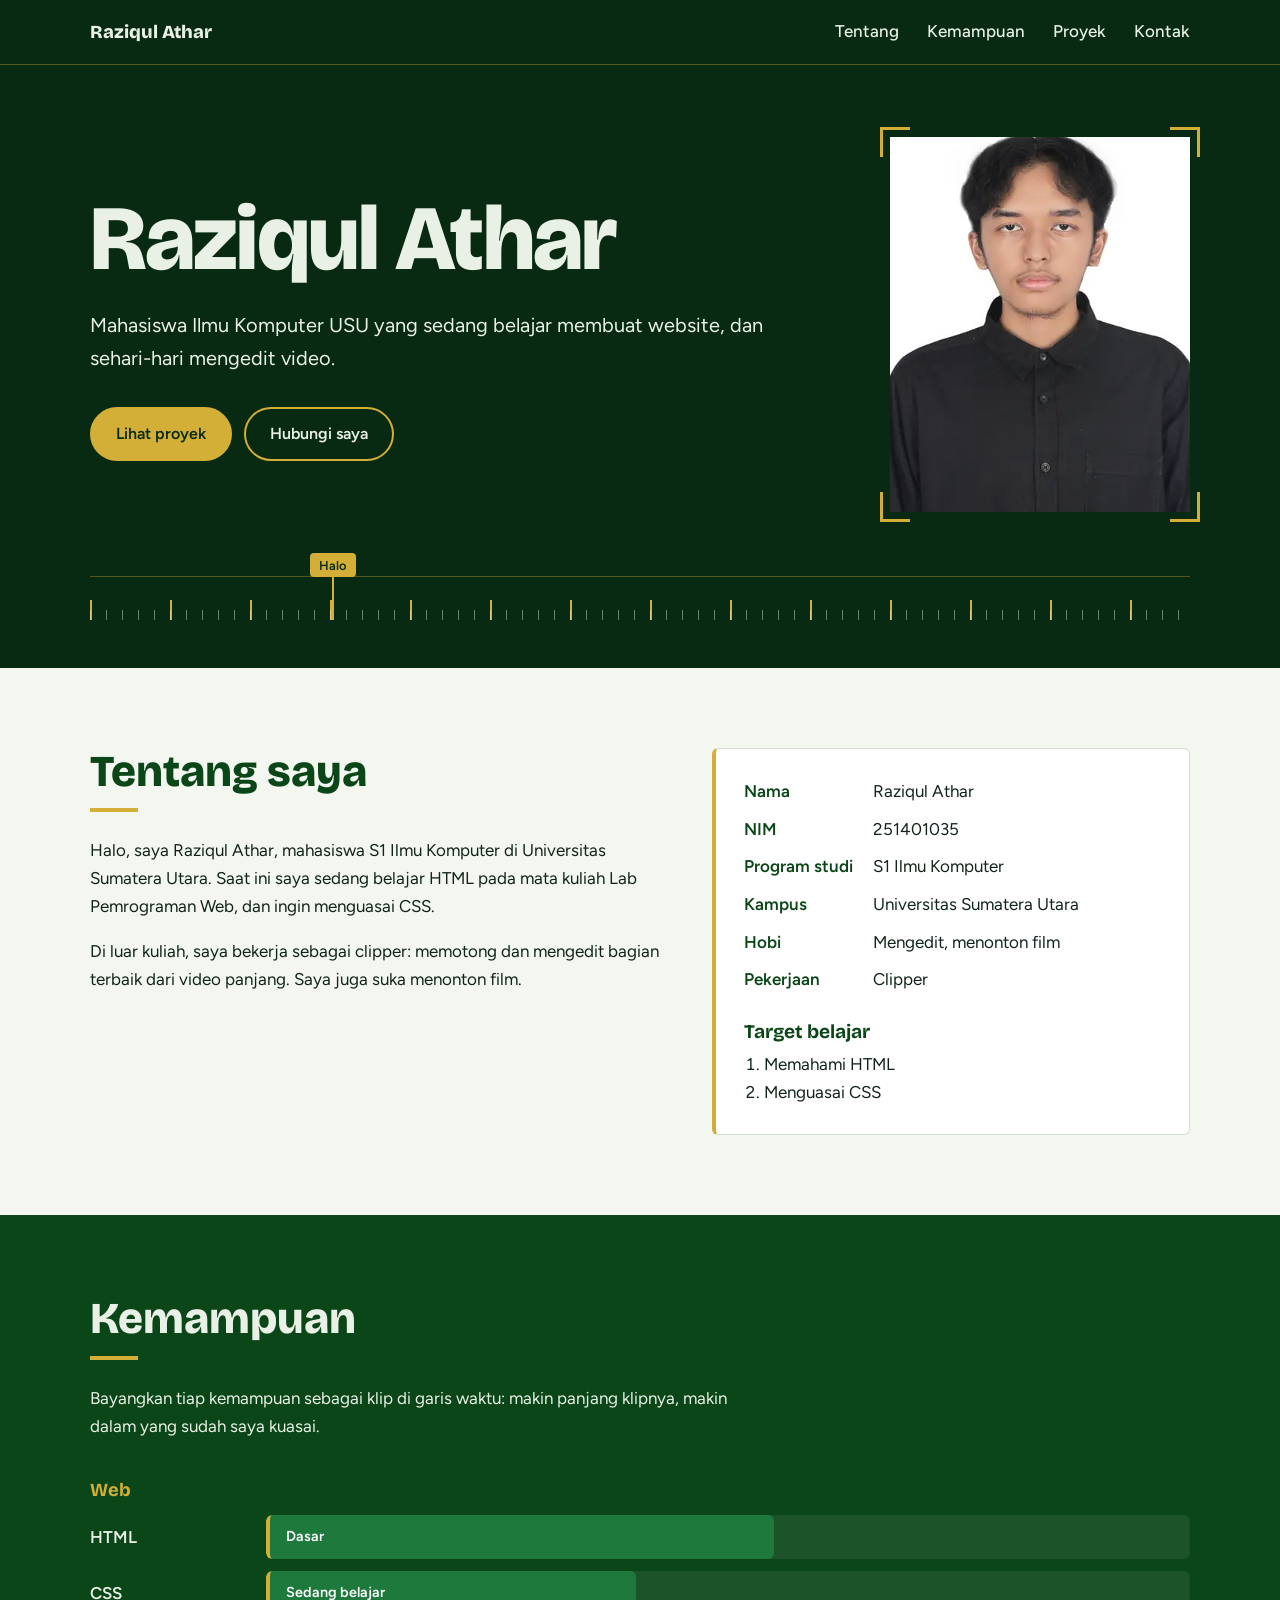
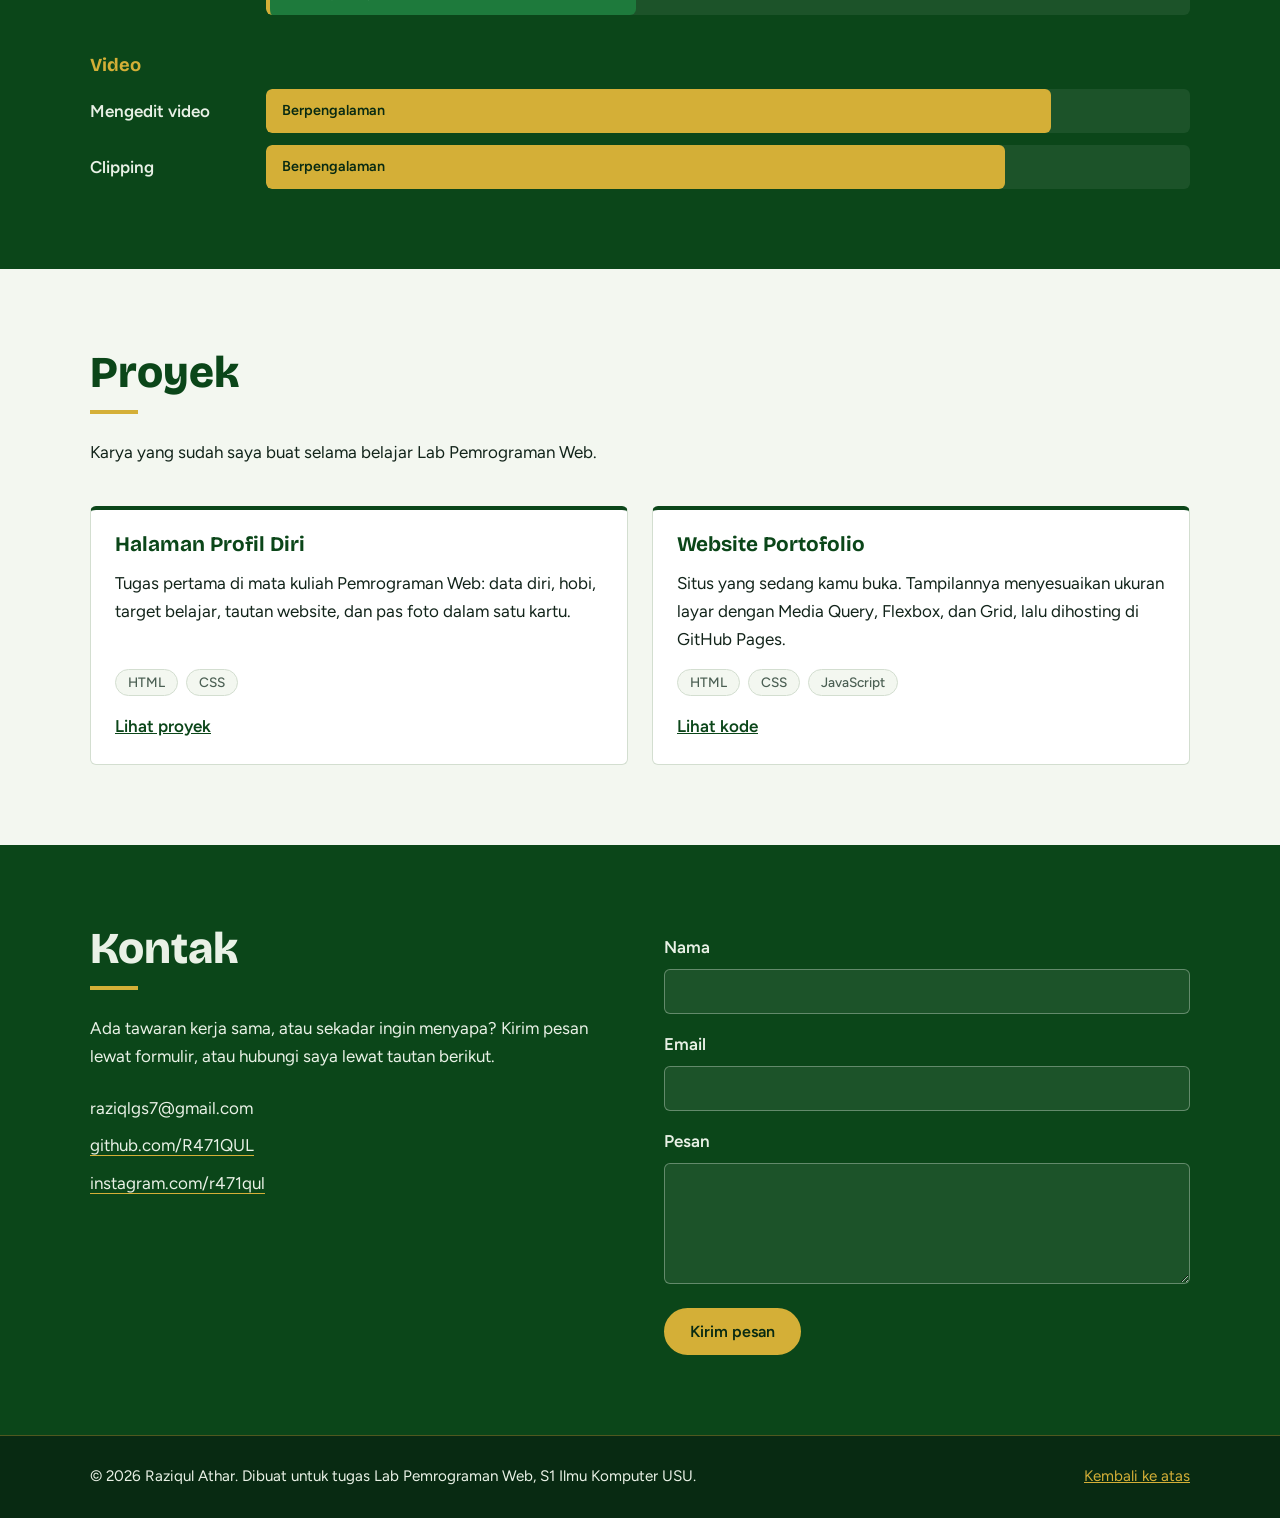
<file: index.html>
<!DOCTYPE html>
<html lang="id">
<head>
  <meta charset="UTF-8">
  <meta name="viewport" content="width=device-width, initial-scale=1.0">
  <title>Raziqul Athar | Portofolio</title>
  <meta name="description" content="Portofolio Raziqul Athar, mahasiswa S1 Ilmu Komputer Universitas Sumatera Utara.">

  <link rel="preconnect" href="https://fonts.googleapis.com">
  <link rel="preconnect" href="https://fonts.gstatic.com" crossorigin>
  <link href="https://fonts.googleapis.com/css2?family=Bricolage+Grotesque:opsz,wght@12..96,600;12..96,800&family=Figtree:wght@400;500;600&display=swap" rel="stylesheet">
  <link rel="stylesheet" href="style.css">
</head>
<body>
  <a class="skip-link" href="#tentang">Langsung ke konten</a>

  <!-- ========== NAVIGASI ========== -->
  <header class="site-header">
    <nav class="nav container" aria-label="Navigasi utama">
      <a class="brand" href="#beranda">Raziqul Athar</a>

      <!-- Menu ponsel tanpa JavaScript: checkbox tersembunyi + label -->
      <input class="nav-check" type="checkbox" id="nav-check" aria-label="Buka menu navigasi">
      <label class="nav-toggle" for="nav-check">Menu</label>

      <ul class="nav-links" id="menu">
        <li><a href="#tentang">Tentang</a></li>
        <li><a href="#kemampuan">Kemampuan</a></li>
        <li><a href="#proyek">Proyek</a></li>
        <li><a href="#kontak">Kontak</a></li>
      </ul>
    </nav>
  </header>

  <main>
    <!-- ========== HERO ========== -->
    <section class="hero" id="beranda">
      <div class="container hero-grid">
        <div class="hero-text">
          <h1>Raziqul Athar</h1>
          <p class="lead">Mahasiswa Ilmu Komputer USU yang sedang belajar membuat website, dan sehari-hari mengedit video.</p>
          <div class="hero-actions">
            <a class="btn btn-gold" href="#proyek">Lihat proyek</a>
            <a class="btn btn-ghost" href="#kontak">Hubungi saya</a>
          </div>
        </div>

        <!-- Bingkai foto ala viewfinder kamera.
             Simpan pas foto kamu dengan nama foto.jpg di folder yang sama. -->
        <figure class="frame">
          <div class="frame-inner">
            <img src="foto.jpg" alt="Pas foto Raziqul Athar" onerror="this.remove()">
          </div>
          <span class="corner corner-tl"></span>
          <span class="corner corner-tr"></span>
          <span class="corner corner-bl"></span>
          <span class="corner corner-br"></span>
        </figure>
      </div>

      <!-- Garis waktu (timeline) dekoratif, terinspirasi dari aplikasi edit video -->
      <div class="container">
        <div class="timeline" aria-hidden="true">
          <div class="playhead"><span class="playhead-flag">Halo</span></div>
        </div>
      </div>
    </section>

    <!-- ========== TENTANG SAYA ========== -->
    <section class="section section-light" id="tentang">
      <div class="container about-grid">
        <div class="about-text">
          <h2>Tentang saya</h2>
          <p>Halo, saya Raziqul Athar, mahasiswa S1 Ilmu Komputer di Universitas Sumatera Utara. Saat ini saya sedang belajar HTML pada mata kuliah Lab Pemrograman Web, dan ingin menguasai CSS.</p>
          <p>Di luar kuliah, saya bekerja sebagai clipper: memotong dan mengedit bagian terbaik dari video panjang. Saya juga suka menonton film.</p>
        </div>

        <aside class="panel">
          <dl class="facts">
            <dt>Nama</dt>
            <dd>Raziqul Athar</dd>
            <dt>NIM</dt>
            <dd>251401035</dd>
            <dt>Program studi</dt>
            <dd>S1 Ilmu Komputer</dd>
            <dt>Kampus</dt>
            <dd>Universitas Sumatera Utara</dd>
            <dt>Hobi</dt>
            <dd>Mengedit, menonton film</dd>
            <dt>Pekerjaan</dt>
            <dd>Clipper</dd>
          </dl>

          <h3>Target belajar</h3>
          <ol class="goals">
            <li>Memahami HTML</li>
            <li>Menguasai CSS</li>
          </ol>
        </aside>
      </div>
    </section>

    <!-- ========== KEMAMPUAN ========== -->
    <section class="section section-dark" id="kemampuan">
      <div class="container">
        <h2>Kemampuan</h2>
        <p class="section-intro">Bayangkan tiap kemampuan sebagai klip di garis waktu: makin panjang klipnya, makin dalam yang sudah saya kuasai.</p>

        <div class="tracks">
          <div class="track-group">
            <h3>Web</h3>
            <ul class="skill-list">
              <li class="skill-row">
                <span class="skill-name">HTML</span>
                <div class="lane"><div class="clip clip-web" style="--len: 55%">Dasar</div></div>
              </li>
              <li class="skill-row">
                <span class="skill-name">CSS</span>
                <div class="lane"><div class="clip clip-web" style="--len: 40%">Sedang belajar</div></div>
              </li>
            </ul>
          </div>

          <div class="track-group">
            <h3>Video</h3>
            <ul class="skill-list">
              <li class="skill-row">
                <span class="skill-name">Mengedit video</span>
                <div class="lane"><div class="clip clip-video" style="--len: 85%">Berpengalaman</div></div>
              </li>
              <li class="skill-row">
                <span class="skill-name">Clipping</span>
                <div class="lane"><div class="clip clip-video" style="--len: 80%">Berpengalaman</div></div>
              </li>
            </ul>
          </div>
        </div>
      </div>
    </section>

    <!-- ========== PROYEK ========== -->
    <section class="section section-light" id="proyek">
      <div class="container">
        <h2>Proyek</h2>
        <p class="section-intro">Karya yang sudah saya buat selama belajar Lab Pemrograman Web.</p>

        <div class="project-grid">
          <article class="project">
            <h3>Halaman Profil Diri</h3>
            <p>Tugas pertama di mata kuliah Pemrograman Web: data diri, hobi, target belajar, tautan website, dan pas foto dalam satu kartu.</p>
            <ul class="tags">
              <li>HTML</li>
              <li>CSS</li>
            </ul>
            <!-- Ganti href="#" dengan link repository / halaman proyekmu -->
            <a class="project-link" href="https://github.com/R471QUL/Lab-Pemrograman-Web.git">Lihat proyek</a>
          </article>

          <article class="project">
            <h3>Website Portofolio</h3>
            <p>Situs yang sedang kamu buka. Tampilannya menyesuaikan ukuran layar dengan Media Query, Flexbox, dan Grid, lalu dihosting di GitHub Pages.</p>
            <ul class="tags">
              <li>HTML</li>
              <li>CSS</li>
              <li>JavaScript</li>
            </ul>
            <a class="project-link" href="https://github.com/R471QUL/Portofolio.git">Lihat kode</a>
          </article>
        </div>
      </div>
    </section>

    <!-- ========== KONTAK ========== -->
    <section class="section section-dark" id="kontak">
      <div class="container contact-grid">
        <div class="contact-info">
          <h2>Kontak</h2>
          <p>Ada tawaran kerja sama, atau sekadar ingin menyapa? Kirim pesan lewat formulir, atau hubungi saya lewat tautan berikut.</p>

          <!-- Ganti dengan email dan akun milikmu -->
          <ul class="contact-links">
            <li><a>raziqlgs7@gmail.com</a></li>
            <li><a href="https://github.com/R471QUL" target="_blank" rel="noopener">github.com/R471QUL</a></li>
            <li><a href="https://instagram.com/r471qul" target="_blank" rel="noopener">instagram.com/r471qul</a></li>
          </ul>
        </div>

        <!-- Formulir ini membuka aplikasi email (mailto). Ganti alamat tujuannya. -->
        <form class="contact-form" action="mailto:raziqlgs7@gmail.com" method="post" enctype="text/plain">
          <label for="nama">Nama</label>
          <input type="text" id="nama" name="nama" required autocomplete="name">

          <label for="email">Email</label>
          <input type="email" id="email" name="email" required autocomplete="email">

          <label for="pesan">Pesan</label>
          <textarea id="pesan" name="pesan" rows="5" required></textarea>

          <button class="btn btn-gold" type="submit">Kirim pesan</button>
        </form>
      </div>
    </section>
  </main>

  <!-- ========== FOOTER ========== -->
  <footer class="site-footer">
    <div class="container footer-inner">
      <p>&copy; 2026 Raziqul Athar. Dibuat untuk tugas Lab Pemrograman Web, S1 Ilmu Komputer USU.</p>
      <a href="#beranda">Kembali ke atas</a>
    </div>
  </footer>

</body>
</html>
</file>
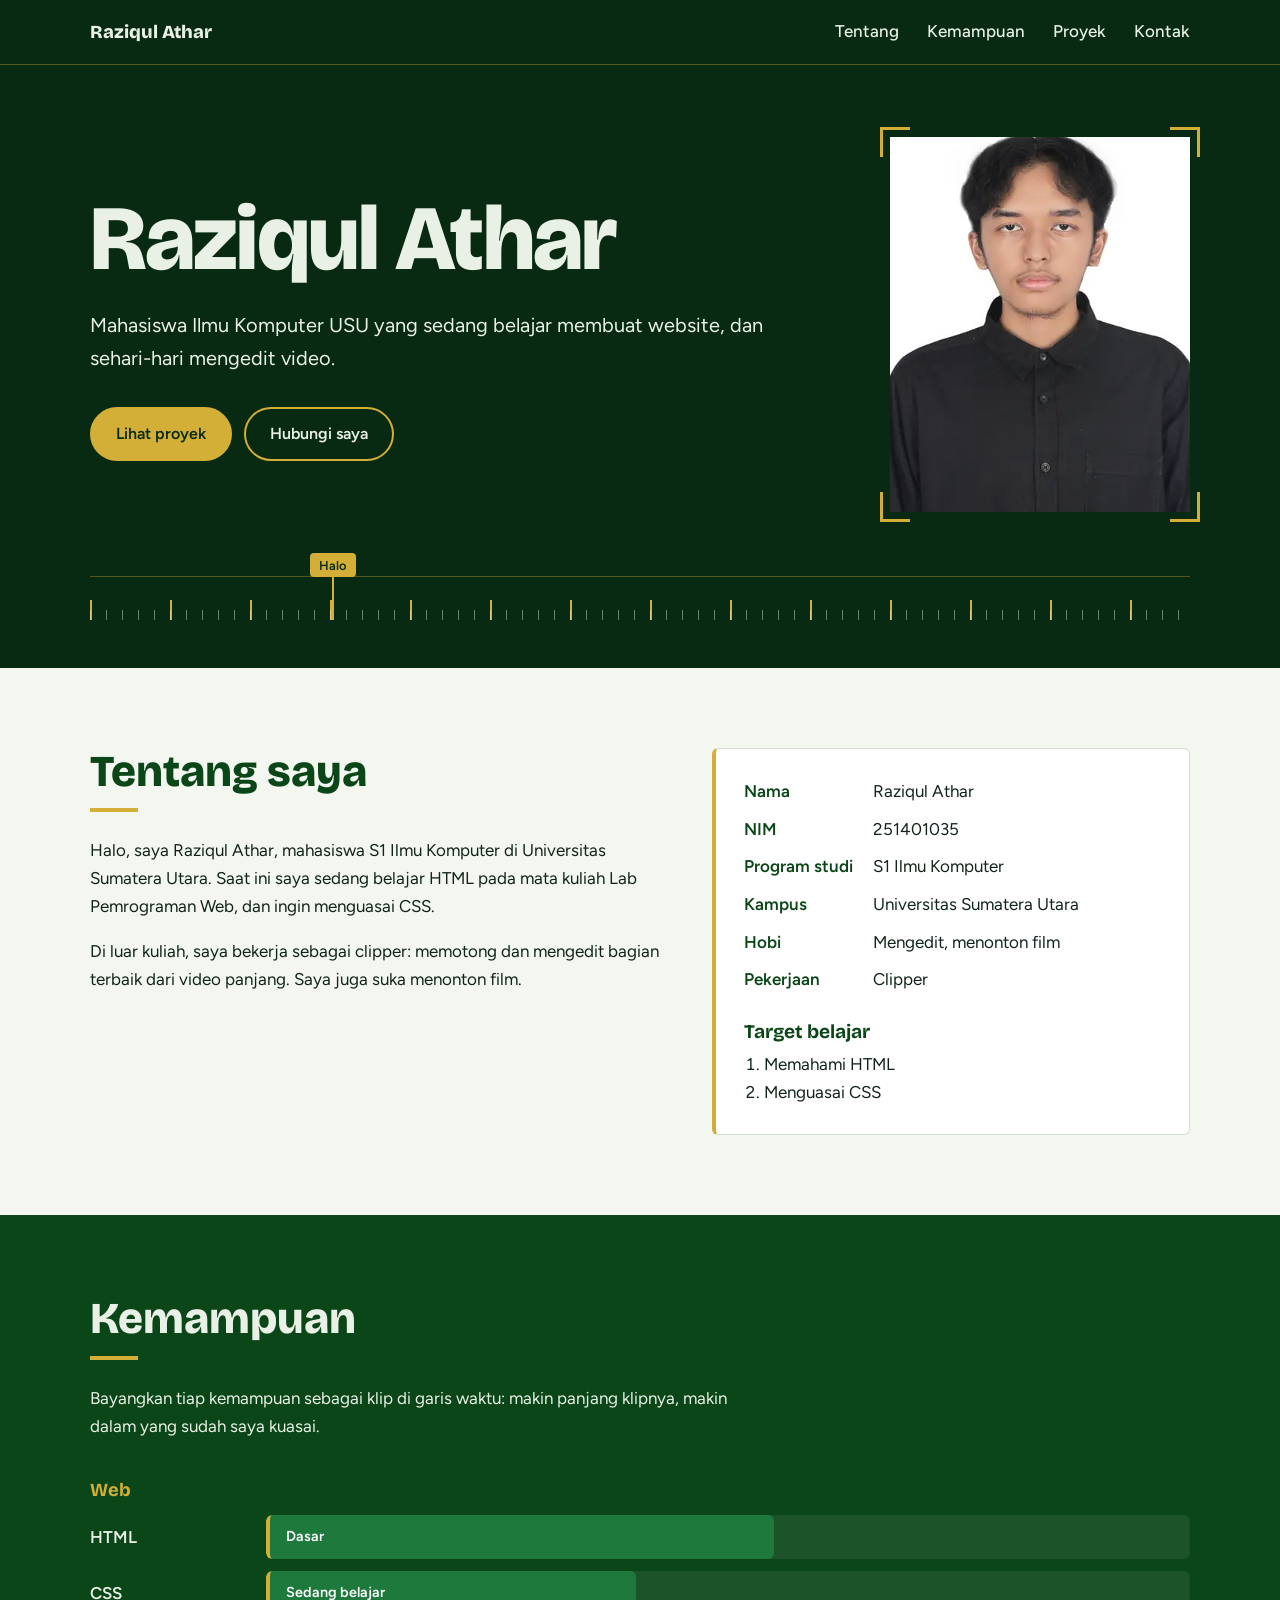
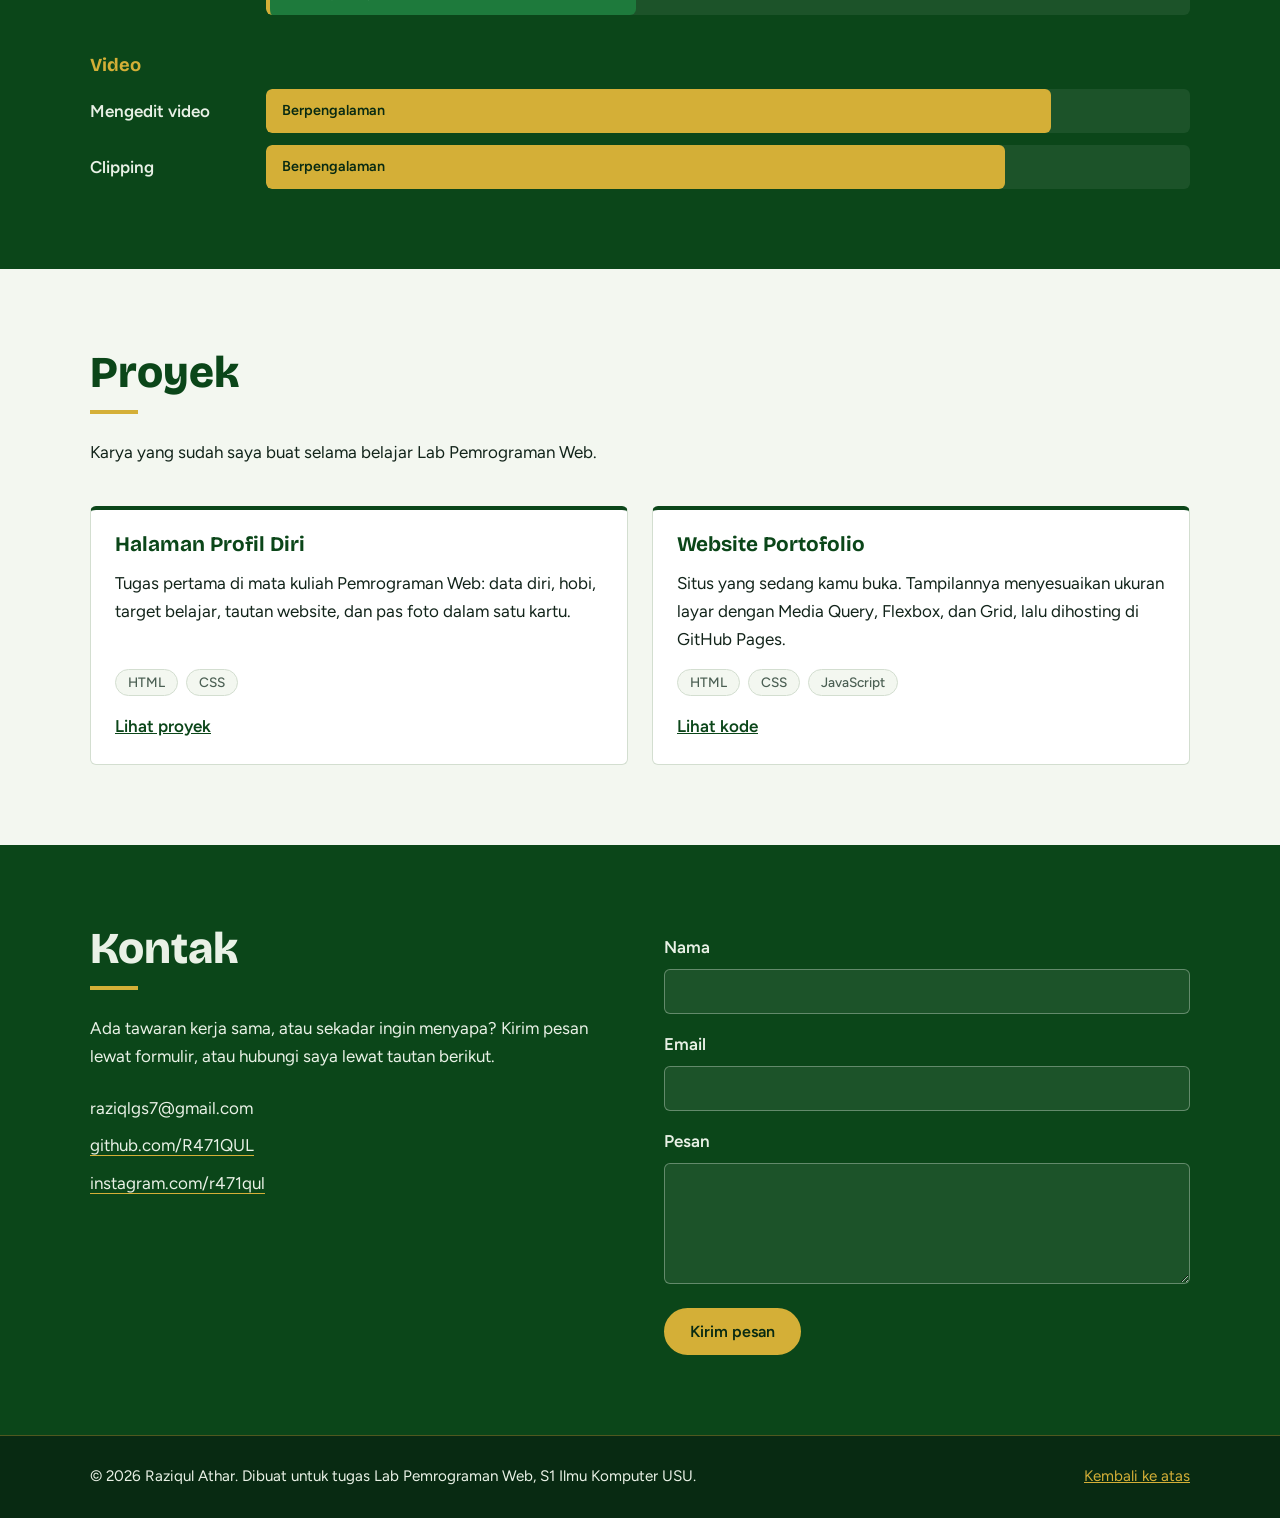
<file: indeks.html>
<!DOCTYPE html>
<html lang="id">
<head>
  <meta charset="UTF-8">
  <meta name="viewport" content="width=device-width, initial-scale=1.0">
  <title>Raziqul Athar | Portofolio</title>
  <meta name="description" content="Portofolio Raziqul Athar, mahasiswa S1 Ilmu Komputer Universitas Sumatera Utara.">

  <link rel="preconnect" href="https://fonts.googleapis.com">
  <link rel="preconnect" href="https://fonts.gstatic.com" crossorigin>
  <link href="https://fonts.googleapis.com/css2?family=Bricolage+Grotesque:opsz,wght@12..96,600;12..96,800&family=Figtree:wght@400;500;600&display=swap" rel="stylesheet">
  <link rel="stylesheet" href="style.css">
</head>
<body>
  <a class="skip-link" href="#tentang">Langsung ke konten</a>

  <!-- ========== NAVIGASI ========== -->
  <header class="site-header">
    <nav class="nav container" aria-label="Navigasi utama">
      <a class="brand" href="#beranda">Raziqul Athar</a>

      <!-- Menu ponsel tanpa JavaScript: checkbox tersembunyi + label -->
      <input class="nav-check" type="checkbox" id="nav-check" aria-label="Buka menu navigasi">
      <label class="nav-toggle" for="nav-check">Menu</label>

      <ul class="nav-links" id="menu">
        <li><a href="#tentang">Tentang</a></li>
        <li><a href="#kemampuan">Kemampuan</a></li>
        <li><a href="#proyek">Proyek</a></li>
        <li><a href="#kontak">Kontak</a></li>
      </ul>
    </nav>
  </header>

  <main>
    <!-- ========== HERO ========== -->
    <section class="hero" id="beranda">
      <div class="container hero-grid">
        <div class="hero-text">
          <h1>Raziqul Athar</h1>
          <p class="lead">Mahasiswa Ilmu Komputer USU yang sedang belajar membuat website, dan sehari-hari mengedit video.</p>
          <div class="hero-actions">
            <a class="btn btn-gold" href="#proyek">Lihat proyek</a>
            <a class="btn btn-ghost" href="#kontak">Hubungi saya</a>
          </div>
        </div>

        <!-- Bingkai foto ala viewfinder kamera.
             Simpan pas foto kamu dengan nama foto.jpg di folder yang sama. -->
        <figure class="frame">
          <div class="frame-inner">
            <img src="foto.jpg" alt="Pas foto Raziqul Athar" onerror="this.remove()">
          </div>
          <span class="corner corner-tl"></span>
          <span class="corner corner-tr"></span>
          <span class="corner corner-bl"></span>
          <span class="corner corner-br"></span>
        </figure>
      </div>

      <!-- Garis waktu (timeline) dekoratif, terinspirasi dari aplikasi edit video -->
      <div class="container">
        <div class="timeline" aria-hidden="true">
          <div class="playhead"><span class="playhead-flag">Halo</span></div>
        </div>
      </div>
    </section>

    <!-- ========== TENTANG SAYA ========== -->
    <section class="section section-light" id="tentang">
      <div class="container about-grid">
        <div class="about-text">
          <h2>Tentang saya</h2>
          <p>Halo, saya Raziqul Athar, mahasiswa S1 Ilmu Komputer di Universitas Sumatera Utara. Saat ini saya sedang belajar HTML pada mata kuliah Lab Pemrograman Web, dan ingin menguasai CSS.</p>
          <p>Di luar kuliah, saya bekerja sebagai clipper: memotong dan mengedit bagian terbaik dari video panjang. Saya juga suka menonton film.</p>
        </div>

        <aside class="panel">
          <dl class="facts">
            <dt>Nama</dt>
            <dd>Raziqul Athar</dd>
            <dt>NIM</dt>
            <dd>251401035</dd>
            <dt>Program studi</dt>
            <dd>S1 Ilmu Komputer</dd>
            <dt>Kampus</dt>
            <dd>Universitas Sumatera Utara</dd>
            <dt>Hobi</dt>
            <dd>Mengedit, menonton film</dd>
            <dt>Pekerjaan</dt>
            <dd>Clipper</dd>
          </dl>

          <h3>Target belajar</h3>
          <ol class="goals">
            <li>Memahami HTML</li>
            <li>Menguasai CSS</li>
          </ol>
        </aside>
      </div>
    </section>

    <!-- ========== KEMAMPUAN ========== -->
    <section class="section section-dark" id="kemampuan">
      <div class="container">
        <h2>Kemampuan</h2>
        <p class="section-intro">Bayangkan tiap kemampuan sebagai klip di garis waktu: makin panjang klipnya, makin dalam yang sudah saya kuasai.</p>

        <div class="tracks">
          <div class="track-group">
            <h3>Web</h3>
            <ul class="skill-list">
              <li class="skill-row">
                <span class="skill-name">HTML</span>
                <div class="lane"><div class="clip clip-web" style="--len: 55%">Dasar</div></div>
              </li>
              <li class="skill-row">
                <span class="skill-name">CSS</span>
                <div class="lane"><div class="clip clip-web" style="--len: 40%">Sedang belajar</div></div>
              </li>
            </ul>
          </div>

          <div class="track-group">
            <h3>Video</h3>
            <ul class="skill-list">
              <li class="skill-row">
                <span class="skill-name">Mengedit video</span>
                <div class="lane"><div class="clip clip-video" style="--len: 85%">Berpengalaman</div></div>
              </li>
              <li class="skill-row">
                <span class="skill-name">Clipping</span>
                <div class="lane"><div class="clip clip-video" style="--len: 80%">Berpengalaman</div></div>
              </li>
            </ul>
          </div>
        </div>
      </div>
    </section>

    <!-- ========== PROYEK ========== -->
    <section class="section section-light" id="proyek">
      <div class="container">
        <h2>Proyek</h2>
        <p class="section-intro">Karya yang sudah saya buat selama belajar Lab Pemrograman Web.</p>

        <div class="project-grid">
          <article class="project">
            <h3>Halaman Profil Diri</h3>
            <p>Tugas pertama di mata kuliah Pemrograman Web: data diri, hobi, target belajar, tautan website, dan pas foto dalam satu kartu.</p>
            <ul class="tags">
              <li>HTML</li>
              <li>CSS</li>
            </ul>
            <!-- Ganti href="#" dengan link repository / halaman proyekmu -->
            <a class="project-link" href="https://github.com/R471QUL/Lab-Pemrograman-Web.git">Lihat proyek</a>
          </article>

          <article class="project">
            <h3>Website Portofolio</h3>
            <p>Situs yang sedang kamu buka. Tampilannya menyesuaikan ukuran layar dengan Media Query, Flexbox, dan Grid, lalu dihosting di GitHub Pages.</p>
            <ul class="tags">
              <li>HTML</li>
              <li>CSS</li>
              <li>JavaScript</li>
            </ul>
            <a class="project-link" href="https://github.com/R471QUL/Portofolio.git">Lihat kode</a>
          </article>
        </div>
      </div>
    </section>

    <!-- ========== KONTAK ========== -->
    <section class="section section-dark" id="kontak">
      <div class="container contact-grid">
        <div class="contact-info">
          <h2>Kontak</h2>
          <p>Ada tawaran kerja sama, atau sekadar ingin menyapa? Kirim pesan lewat formulir, atau hubungi saya lewat tautan berikut.</p>

          <!-- Ganti dengan email dan akun milikmu -->
          <ul class="contact-links">
            <li><a>raziqlgs7@gmail.com</a></li>
            <li><a href="https://github.com/R471QUL" target="_blank" rel="noopener">github.com/R471QUL</a></li>
            <li><a href="https://instagram.com/r471qul" target="_blank" rel="noopener">instagram.com/r471qul</a></li>
          </ul>
        </div>

        <!-- Formulir ini membuka aplikasi email (mailto). Ganti alamat tujuannya. -->
        <form class="contact-form" action="mailto:raziqlgs7@gmail.com" method="post" enctype="text/plain">
          <label for="nama">Nama</label>
          <input type="text" id="nama" name="nama" required autocomplete="name">

          <label for="email">Email</label>
          <input type="email" id="email" name="email" required autocomplete="email">

          <label for="pesan">Pesan</label>
          <textarea id="pesan" name="pesan" rows="5" required></textarea>

          <button class="btn btn-gold" type="submit">Kirim pesan</button>
        </form>
      </div>
    </section>
  </main>

  <!-- ========== FOOTER ========== -->
  <footer class="site-footer">
    <div class="container footer-inner">
      <p>&copy; 2026 Raziqul Athar. Dibuat untuk tugas Lab Pemrograman Web, S1 Ilmu Komputer USU.</p>
      <a href="#beranda">Kembali ke atas</a>
    </div>
  </footer>

</body>
</html>
</file>
<file: style.css>
/* =========================================================
   Portofolio Raziqul Athar
   Tema: hijau tua & emas ala USU, dengan motif garis waktu
   (timeline) editor video.
   ========================================================= */

/* ---------- Variabel warna & font ---------- */
:root {
  --green-900: #082a12;
  --green-800: #0b4619;
  --green-600: #1e7a3c;
  --gold: #d4af37;
  --gold-soft: #e4c14f;
  --gold-line: rgba(212, 175, 55, 0.35);
  --paper: #f3f7f0;
  --ink: #12241a;
  --muted: #4b5f53;
  --on-dark: #e9f1e6;
  --line: #d3ded0;

  --display: "Bricolage Grotesque", "Arial Black", Arial, sans-serif;
  --body: "Figtree", Arial, sans-serif;
}

/* ---------- Reset & dasar ---------- */
*,
*::before,
*::after {
  box-sizing: border-box;
}

html {
  scroll-behavior: smooth;
}

body {
  margin: 0;
  font-family: var(--body);
  font-size: 1.0625rem;
  line-height: 1.65;
  color: var(--ink);
  background: var(--green-900);
}

img {
  max-width: 100%;
  display: block;
}

h1,
h2,
h3 {
  font-family: var(--display);
  line-height: 1.1;
  margin: 0;
}

p {
  margin: 0 0 1rem;
  max-width: 62ch;
}

a:focus-visible,
button:focus-visible,
input:focus-visible,
textarea:focus-visible {
  outline: 3px solid var(--gold);
  outline-offset: 2px;
}

section[id] {
  scroll-margin-top: 64px;
}

.container {
  width: min(1100px, 100% - 2.5rem);
  margin-inline: auto;
}

.skip-link {
  position: absolute;
  left: 1rem;
  top: -4rem;
  z-index: 20;
  background: var(--gold);
  color: var(--green-900);
  padding: 0.5rem 1rem;
  border-radius: 6px;
}

.skip-link:focus {
  top: 1rem;
}

/* ---------- Tombol ---------- */
.btn {
  display: inline-block;
  padding: 0.75rem 1.5rem;
  border-radius: 999px;
  font-family: var(--body);
  font-size: 1rem;
  font-weight: 600;
  text-decoration: none;
  border: 2px solid var(--gold);
  cursor: pointer;
  transition: background 0.2s ease, color 0.2s ease;
}

.btn-gold {
  background: var(--gold);
  color: var(--green-900);
}

.btn-gold:hover {
  background: var(--gold-soft);
}

.btn-ghost {
  background: transparent;
  color: var(--on-dark);
}

.btn-ghost:hover {
  background: var(--gold);
  color: var(--green-900);
}

/* =========================================================
   NAVIGASI (Flexbox)
   ========================================================= */
.site-header {
  position: sticky;
  top: 0;
  z-index: 10;
  background: var(--green-900);
  border-bottom: 1px solid var(--gold-line);
}

.nav {
  display: flex;
  align-items: center;
  justify-content: space-between;
  min-height: 64px;
}

.brand {
  font-family: var(--display);
  font-weight: 800;
  font-size: 1.15rem;
  color: var(--on-dark);
  text-decoration: none;
}

.nav-links {
  display: flex;
  gap: 1.75rem;
  list-style: none;
  margin: 0;
  padding: 0;
}

.nav-links a {
  display: inline-block;
  padding: 0.35rem 0;
  color: var(--on-dark);
  text-decoration: none;
  font-weight: 500;
  border-bottom: 2px solid transparent;
  transition: border-color 0.2s ease;
}

.nav-links a:hover {
  border-bottom-color: var(--gold);
}

/* Checkbox disembunyikan, tapi tetap bisa difokus lewat keyboard */
.nav-check {
  position: absolute;
  opacity: 0;
  pointer-events: none;
}

.nav-check:focus-visible + .nav-toggle {
  outline: 3px solid var(--gold);
  outline-offset: 2px;
}

.nav-toggle {
  display: none; /* hanya muncul di layar kecil */
  background: transparent;
  color: var(--on-dark);
  border: 1px solid var(--gold-line);
  border-radius: 6px;
  padding: 0.4rem 0.9rem;
  font-family: var(--body);
  font-size: 0.95rem;
  cursor: pointer;
}

/* =========================================================
   HERO (Grid)
   ========================================================= */
.hero {
  background: var(--green-900);
  color: var(--on-dark);
  padding: 4.5rem 0 3rem;
}

.hero-grid {
  display: grid;
  grid-template-columns: 1.3fr 0.7fr;
  gap: 3rem;
  align-items: center;
}

.hero h1 {
  font-size: clamp(2.8rem, 8vw, 5.75rem);
  font-weight: 800;
  letter-spacing: -0.02em;
  margin-bottom: 1.25rem;
}

.lead {
  font-size: 1.25rem;
  color: var(--on-dark);
  margin-bottom: 2rem;
}

.hero-actions {
  display: flex;
  flex-wrap: wrap;
  gap: 0.75rem;
}

/* Bingkai foto ala viewfinder kamera */
.frame {
  position: relative;
  margin: 0;
  width: 100%;
  max-width: 300px;
  justify-self: end;
}

.frame-inner {
  position: relative;
  aspect-ratio: 4 / 5;
  background: var(--green-800);
  overflow: hidden;
  display: flex;
  align-items: center;
  justify-content: center;
}

/* Inisial tampil jika foto.jpg belum ada */
.frame-inner::before {
  content: "RA";
  font-family: var(--display);
  font-weight: 800;
  font-size: 4rem;
  color: var(--gold);
}

.frame-inner img {
  position: absolute;
  inset: 0;
  width: 100%;
  height: 100%;
  object-fit: cover;
}

.corner {
  position: absolute;
  width: 30px;
  height: 30px;
  border: 3px solid var(--gold);
}

.corner-tl {
  top: -10px;
  left: -10px;
  border-right: 0;
  border-bottom: 0;
}

.corner-tr {
  top: -10px;
  right: -10px;
  border-left: 0;
  border-bottom: 0;
}

.corner-bl {
  bottom: -10px;
  left: -10px;
  border-right: 0;
  border-top: 0;
}

.corner-br {
  bottom: -10px;
  right: -10px;
  border-left: 0;
  border-top: 0;
}

/* Garis waktu dekoratif */
.timeline {
  position: relative;
  height: 44px;
  margin-top: 4rem;
  border-top: 1px solid var(--gold-line);
  background-image:
    repeating-linear-gradient(to right, rgba(233, 241, 230, 0.45) 0 1px, transparent 1px 16px),
    repeating-linear-gradient(to right, var(--gold) 0 2px, transparent 2px 80px);
  background-size: 100% 10px, 100% 20px;
  background-position: 0 100%, 0 100%;
  background-repeat: no-repeat;
}

.playhead {
  position: absolute;
  top: -10px;
  bottom: 0;
  left: 22%;
  width: 2px;
  background: var(--gold);
  animation: sweep 2.6s ease-out;
}

.playhead-flag {
  position: absolute;
  top: -14px;
  left: -1.4rem;
  background: var(--gold);
  color: var(--green-900);
  font-size: 0.8rem;
  font-weight: 600;
  padding: 0.1rem 0.6rem;
  border-radius: 4px;
}

@keyframes sweep {
  from {
    left: 0;
  }
}

/* =========================================================
   SECTION UMUM
   ========================================================= */
.section {
  padding: 5rem 0;
}

.section-light {
  background: var(--paper);
  color: var(--ink);
}

.section-dark {
  background: var(--green-800);
  color: var(--on-dark);
}

.section h2 {
  font-size: clamp(1.9rem, 4vw, 2.75rem);
  font-weight: 800;
  margin-bottom: 1.5rem;
}

.section h2::after {
  content: "";
  display: block;
  width: 48px;
  height: 4px;
  margin-top: 0.75rem;
  background: var(--gold);
}

.section-light h2 {
  color: var(--green-800);
}

.section-intro {
  margin-bottom: 2.5rem;
}

/* =========================================================
   TENTANG SAYA (Grid)
   ========================================================= */
.about-grid {
  display: grid;
  grid-template-columns: 1.2fr 1fr;
  gap: 3rem;
  align-items: start;
}

.panel {
  background: #ffffff;
  border: 1px solid var(--line);
  border-left: 4px solid var(--gold);
  border-radius: 6px;
  padding: 1.75rem;
}

.facts {
  display: grid;
  grid-template-columns: auto 1fr;
  gap: 0.6rem 1.25rem;
  margin: 0 0 1.75rem;
}

.facts dt {
  font-weight: 600;
  color: var(--green-800);
}

.facts dd {
  margin: 0;
}

.panel h3 {
  font-size: 1.2rem;
  color: var(--green-800);
  margin-bottom: 0.5rem;
}

.goals {
  margin: 0;
  padding-left: 1.25rem;
}

/* =========================================================
   KEMAMPUAN (Grid)
   ========================================================= */
.tracks {
  display: grid;
  gap: 2.5rem;
}

.track-group h3 {
  font-size: 1.15rem;
  margin-bottom: 0.9rem;
  color: var(--gold);
}

.skill-list {
  list-style: none;
  margin: 0;
  padding: 0;
  display: grid;
  gap: 0.75rem;
}

.skill-row {
  display: grid;
  grid-template-columns: 10rem 1fr;
  align-items: center;
  gap: 1rem;
}

.skill-name {
  font-weight: 600;
}

.lane {
  height: 44px;
  background: rgba(255, 255, 255, 0.07);
  border-radius: 6px;
  overflow: hidden;
}

.clip {
  height: 100%;
  width: max(var(--len), 7.5rem);
  display: flex;
  align-items: center;
  padding: 0 1rem;
  font-size: 0.9rem;
  font-weight: 600;
  white-space: nowrap;
  overflow: hidden;
  border-radius: 6px;
}

.clip-web {
  background: var(--green-600);
  color: #ffffff;
  border-left: 4px solid var(--gold);
}

.clip-video {
  background: var(--gold);
  color: var(--green-900);
}

/* =========================================================
   PROYEK (Grid)
   ========================================================= */
.project-grid {
  display: grid;
  grid-template-columns: repeat(auto-fit, minmax(260px, 1fr));
  gap: 1.5rem;
}

.project {
  display: flex;
  flex-direction: column;
  background: #ffffff;
  border: 1px solid var(--line);
  border-top: 4px solid var(--green-800);
  border-radius: 6px;
  padding: 1.5rem;
}

.project h3 {
  font-size: 1.3rem;
  color: var(--green-800);
  margin-bottom: 0.75rem;
}

.project p {
  flex-grow: 1;
}

.tags {
  display: flex;
  flex-wrap: wrap;
  gap: 0.5rem;
  list-style: none;
  margin: 0 0 1rem;
  padding: 0;
}

.tags li {
  background: var(--paper);
  border: 1px solid var(--line);
  border-radius: 999px;
  padding: 0.1rem 0.75rem;
  font-size: 0.85rem;
  font-weight: 500;
  color: var(--muted);
}

.project-link {
  align-self: flex-start;
  color: var(--green-800);
  font-weight: 600;
}

.project-link:hover {
  color: var(--green-600);
}

/* Kartu "segera hadir": garis putus-putus = belum selesai */
.project-soon {
  background: transparent;
  border: 2px dashed var(--line);
  border-top: 2px dashed var(--line);
}

.project-soon h3 {
  color: var(--muted);
}

/* =========================================================
   KONTAK (Grid)
   ========================================================= */
.contact-grid {
  display: grid;
  grid-template-columns: 1fr 1fr;
  gap: 3rem;
  align-items: start;
}

.contact-links {
  list-style: none;
  margin: 1.5rem 0 0;
  padding: 0;
  display: grid;
  gap: 0.6rem;
}

.contact-links a {
  color: var(--on-dark);
  text-decoration-color: var(--gold);
  text-underline-offset: 4px;
}

.contact-links a:hover {
  color: var(--gold);
}

.contact-form {
  display: flex;
  flex-direction: column;
  gap: 0.5rem;
}

.contact-form label {
  font-weight: 600;
  margin-top: 0.5rem;
}

.contact-form input,
.contact-form textarea {
  width: 100%;
  padding: 0.75rem 0.9rem;
  font-family: var(--body);
  font-size: 1rem;
  color: var(--on-dark);
  background: rgba(255, 255, 255, 0.07);
  border: 1px solid rgba(233, 241, 230, 0.35);
  border-radius: 6px;
}

.contact-form textarea {
  resize: vertical;
}

.contact-form .btn {
  align-self: flex-start;
  margin-top: 1rem;
}

/* =========================================================
   FOOTER (Flexbox)
   ========================================================= */
.site-footer {
  background: var(--green-900);
  color: var(--on-dark);
  border-top: 1px solid var(--gold-line);
  padding: 1.75rem 0;
  font-size: 0.95rem;
}

.footer-inner {
  display: flex;
  flex-wrap: wrap;
  align-items: center;
  justify-content: space-between;
  gap: 0.75rem 2rem;
}

.footer-inner p {
  margin: 0;
}

.footer-inner a {
  color: var(--gold);
}

/* =========================================================
   MEDIA QUERY (Responsif)
   ========================================================= */

/* Tablet */
@media (max-width: 900px) {
  .hero-grid,
  .about-grid,
  .contact-grid {
    grid-template-columns: 1fr;
    gap: 2.5rem;
  }

  .frame {
    justify-self: start;
    max-width: 240px;
    margin-left: 10px;
  }
}

/* Ponsel */
@media (max-width: 700px) {
  .section {
    padding: 3.5rem 0;
  }

  .hero {
    padding: 3rem 0 2rem;
  }

  .timeline {
    margin-top: 3rem;
  }

  /* Menu berubah jadi tombol + dropdown */
  .nav-toggle {
    display: block;
  }

  .nav-links {
    display: none;
    position: absolute;
    top: 100%;
    left: 0;
    right: 0;
    flex-direction: column;
    gap: 0;
    background: var(--green-900);
    border-bottom: 1px solid var(--gold-line);
    padding: 0.5rem 1.25rem 1rem;
  }

  .nav-check:checked ~ .nav-links {
    display: flex;
  }

  .nav-links a {
    display: block;
    padding: 0.75rem 0;
  }

  /* Nama kemampuan di atas, klip di bawah */
  .skill-row {
    grid-template-columns: 1fr;
    gap: 0.35rem;
  }

  .facts {
    grid-template-columns: 1fr;
    gap: 0.1rem;
  }

  .facts dd {
    margin-bottom: 0.6rem;
  }
}

/* Ponsel kecil */
@media (max-width: 420px) {
  .hero-actions {
    flex-direction: column;
  }

  .hero-actions .btn {
    text-align: center;
  }

  .contact-form .btn {
    align-self: stretch;
    text-align: center;
  }
}

/* Hormati pengguna yang mematikan animasi */
@media (prefers-reduced-motion: reduce) {
  html {
    scroll-behavior: auto;
  }

  .playhead {
    animation: none;
  }
}
</file>
